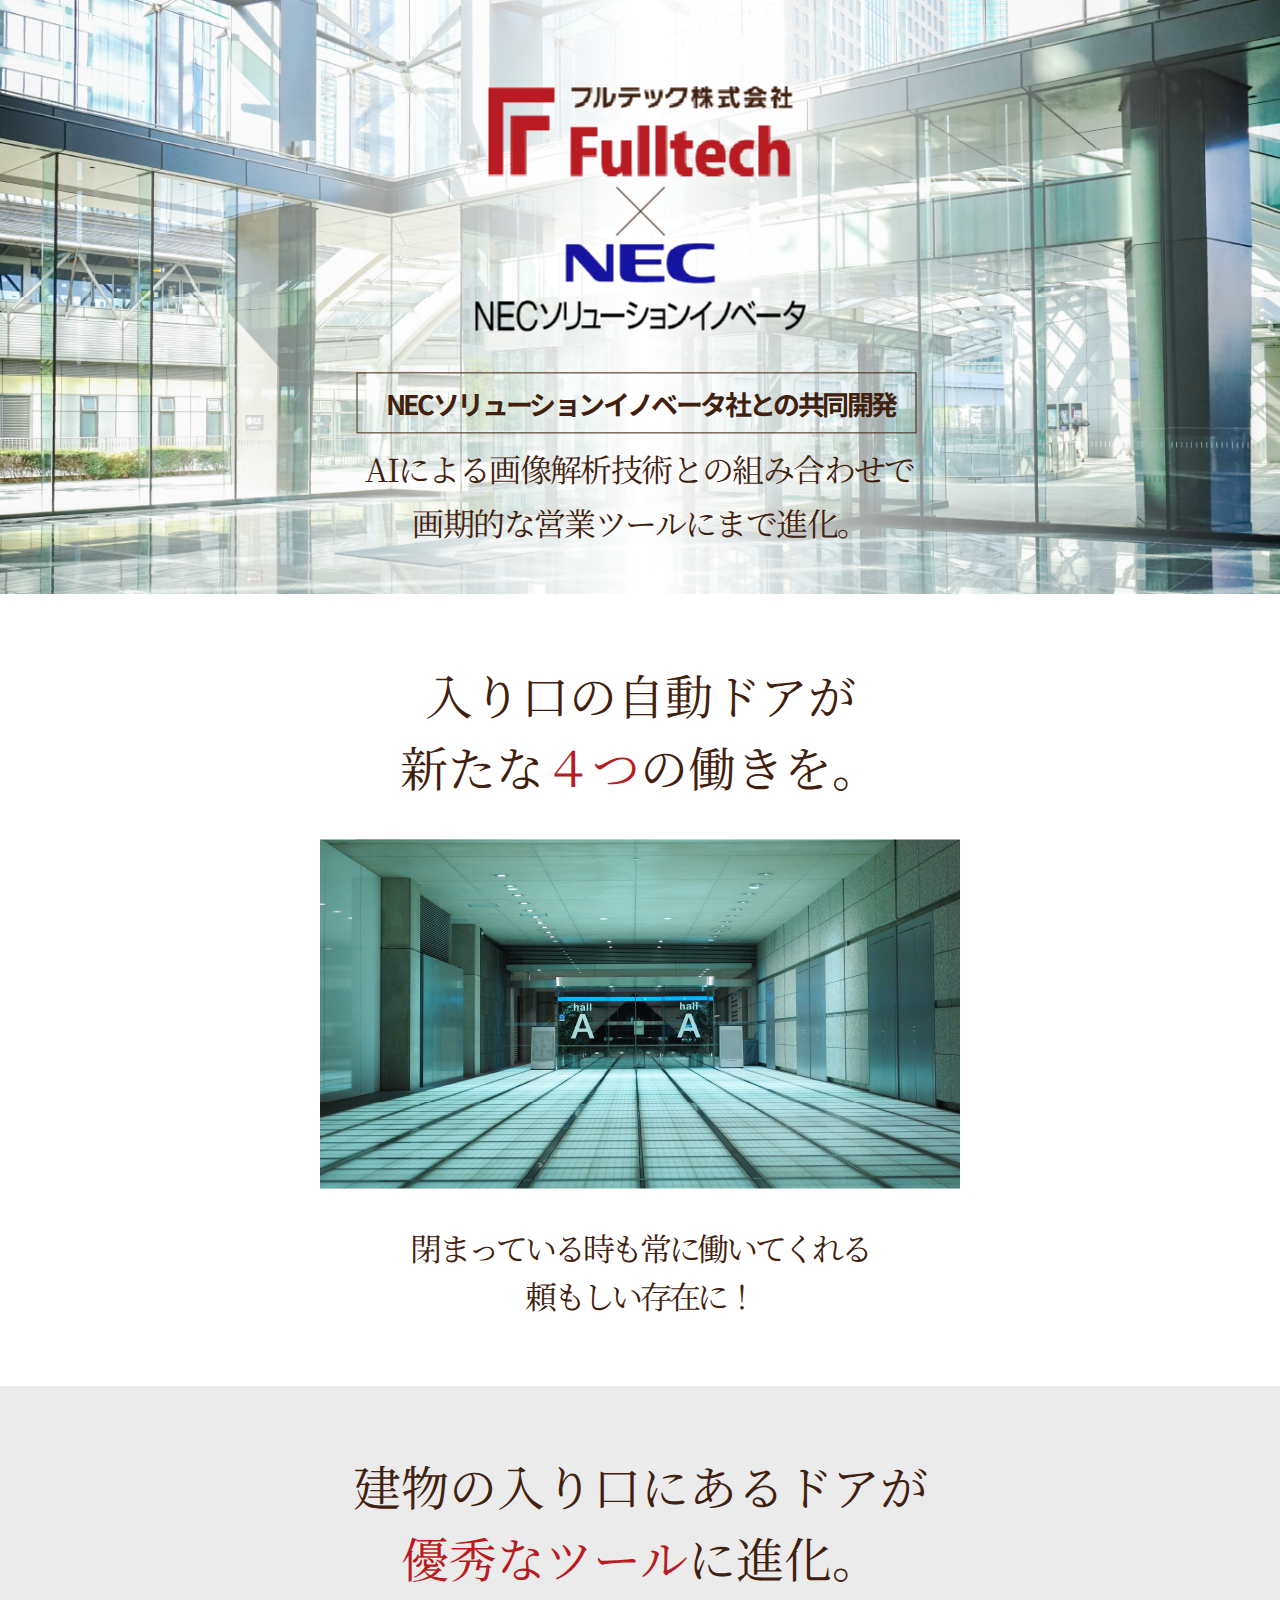
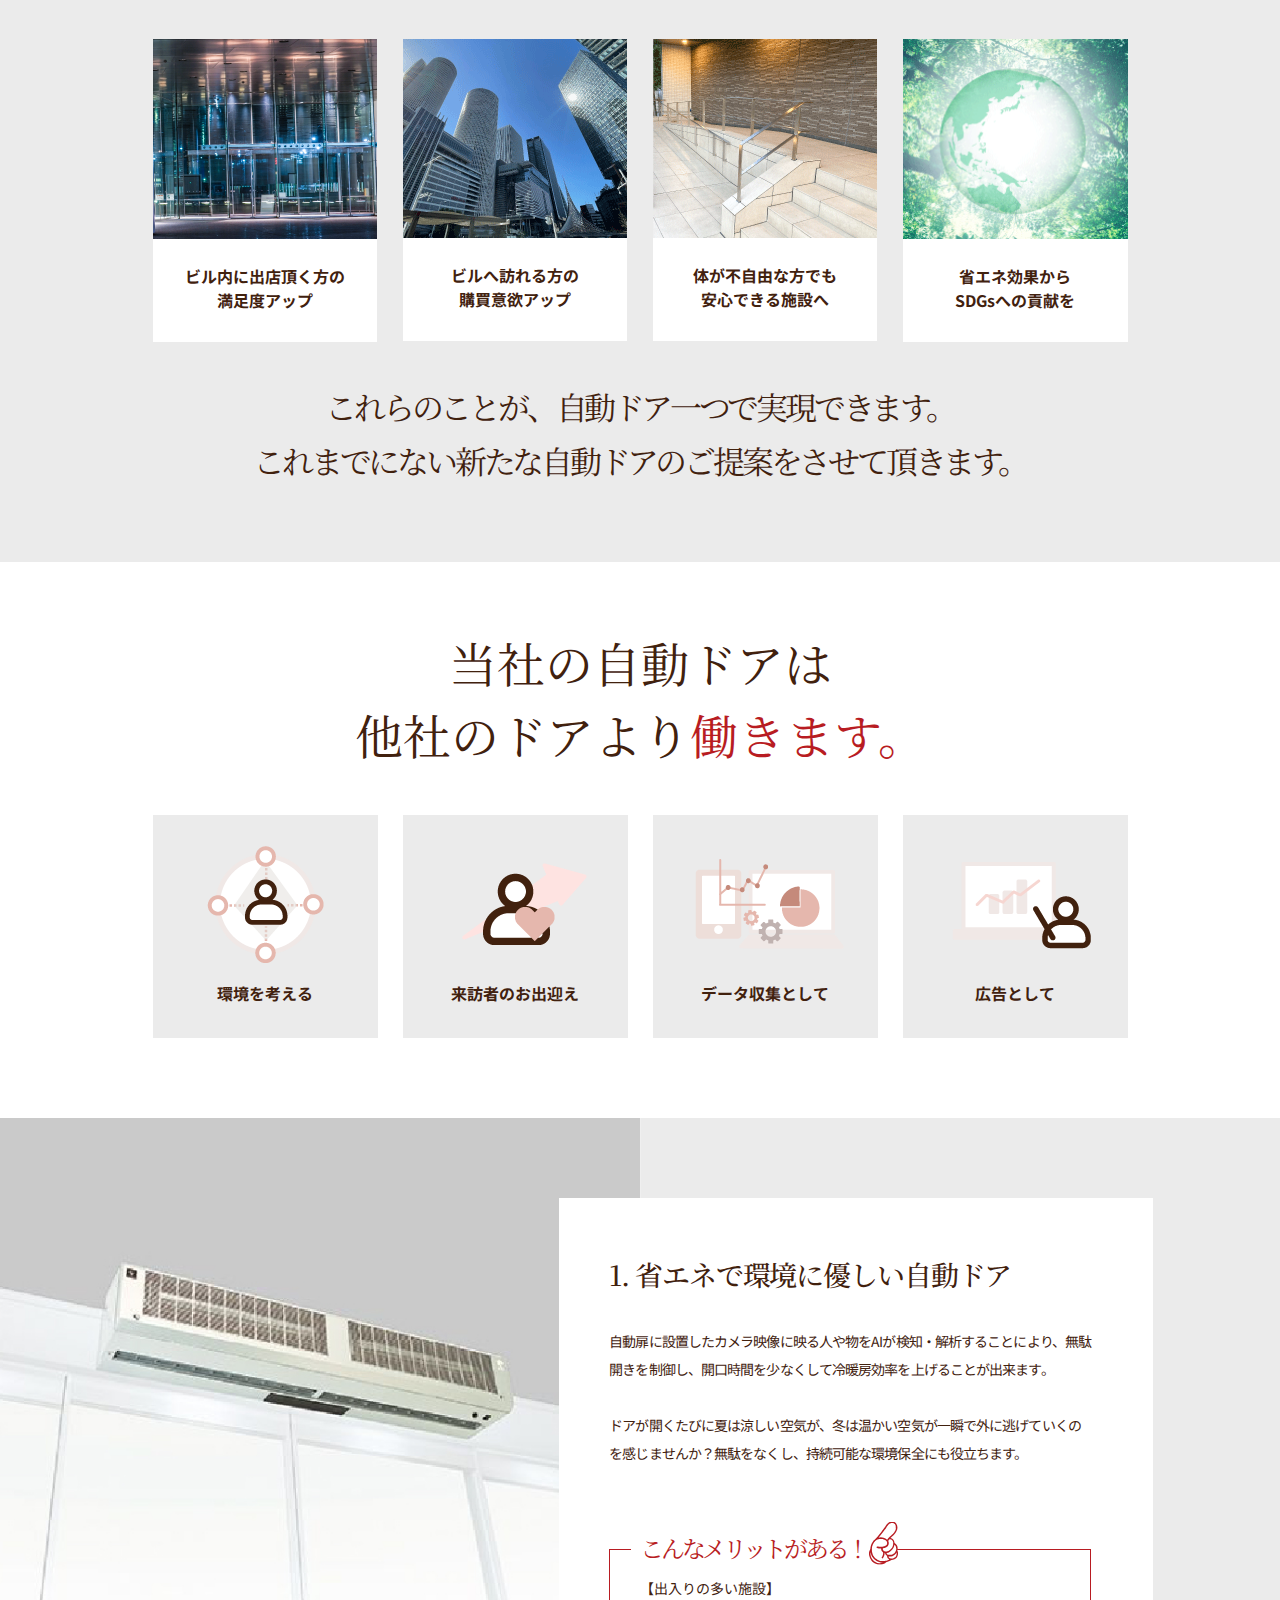
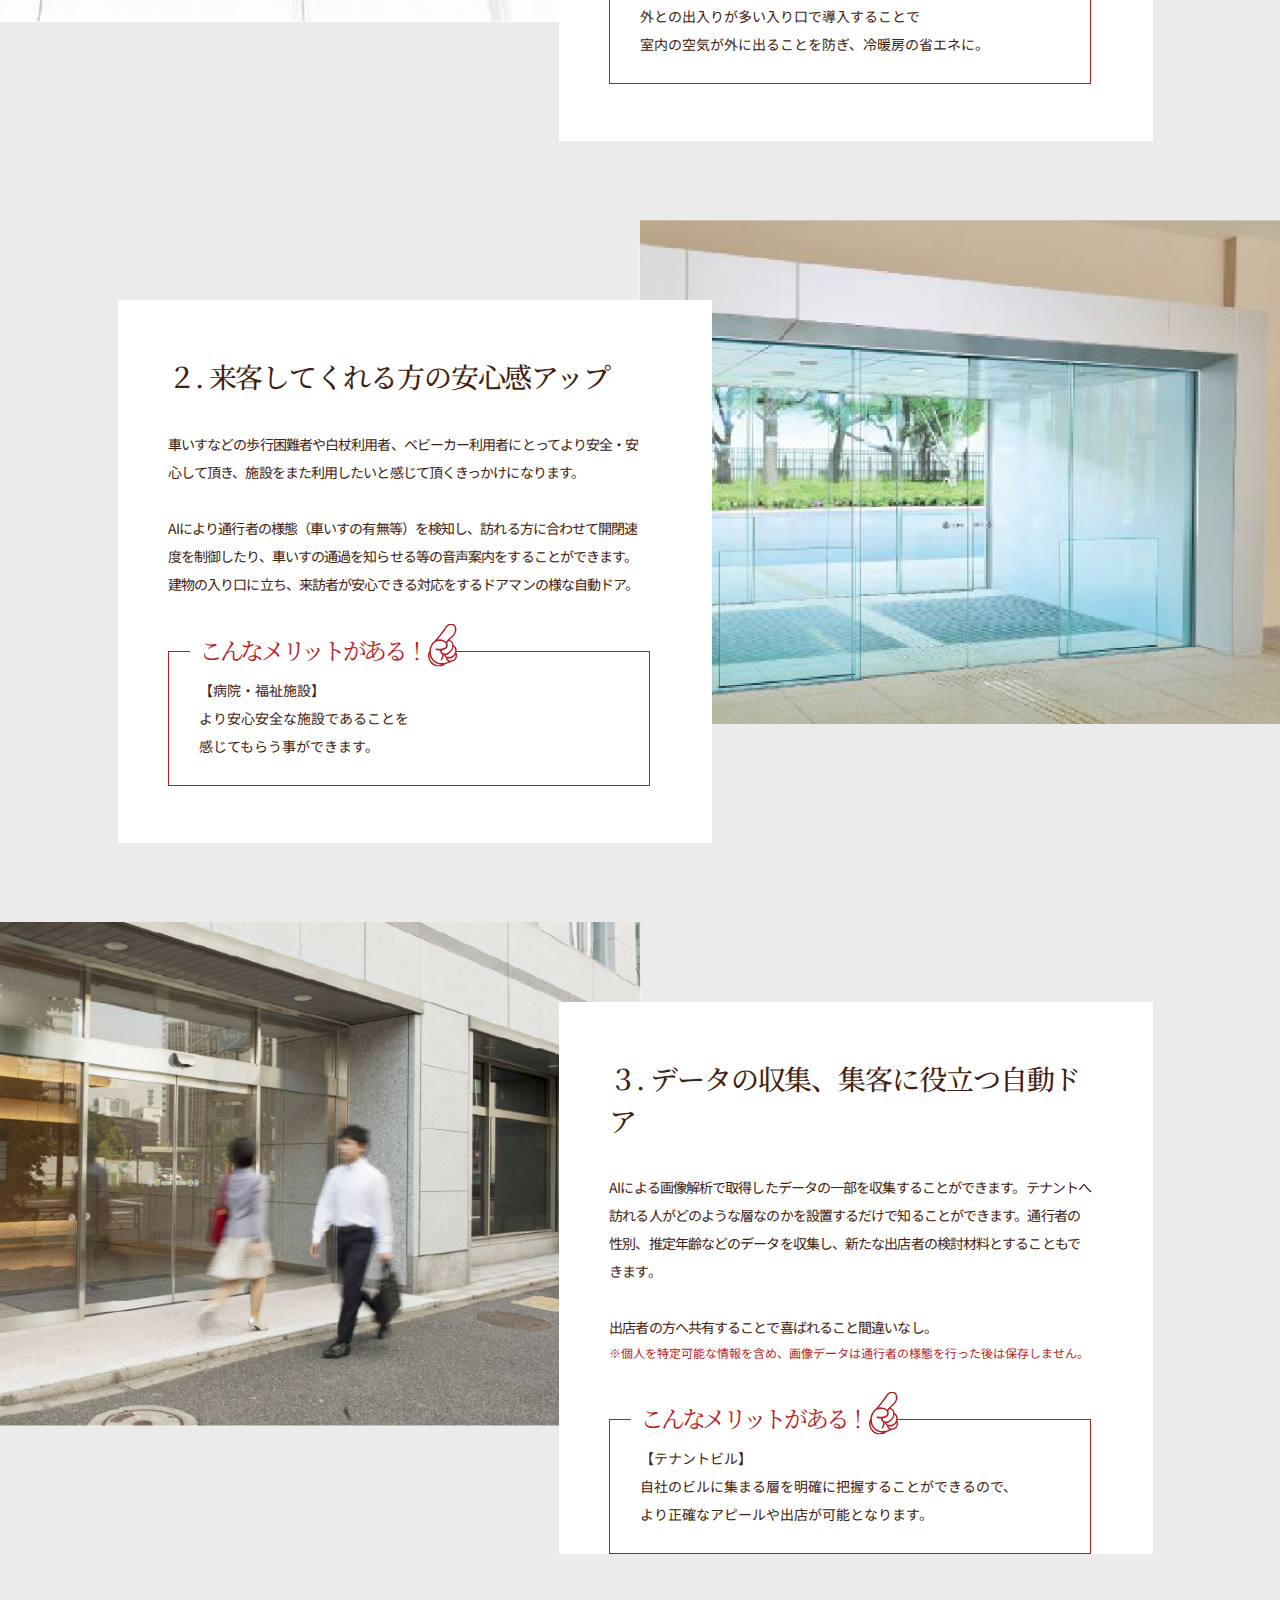
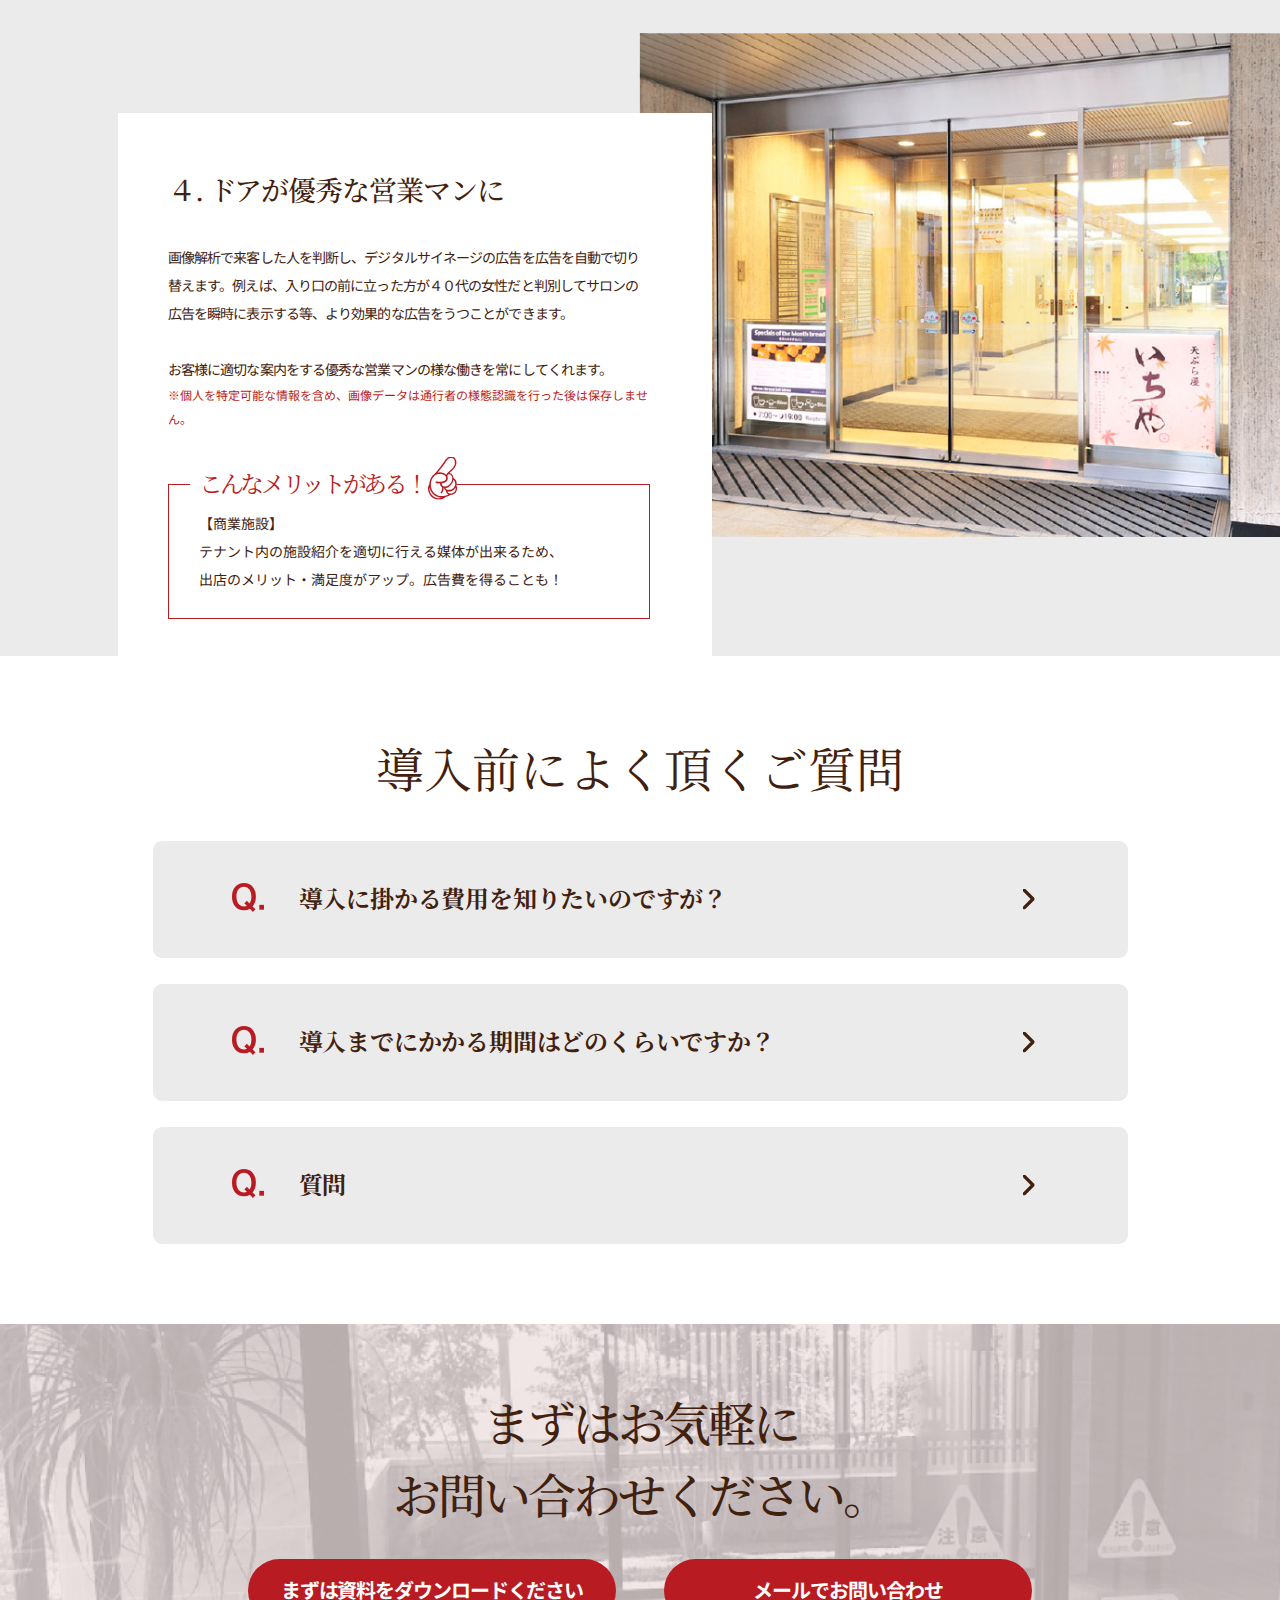
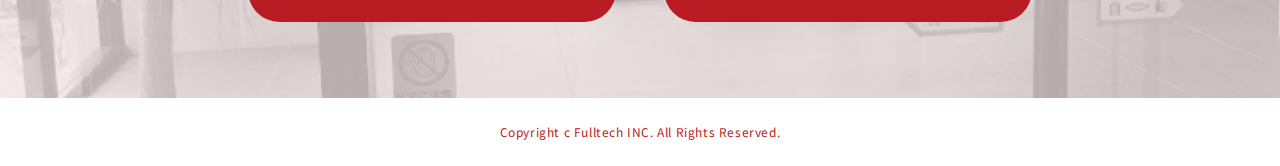
<file: fulltech/html/index.html>
<!DOCTYPE html>
<html>

<head>
    <meta name="viewport" content="width=device-width">
    <meta http-equiv="Content-Type" content="text/html; charset=utf-8">
    <title>FULLTECH</title>
    <link rel="icon" type="image/png" href="favicon.png" />
    <meta name="description" content=" content " />
    <meta name="keywords" content=" content " />
    <meta name="author" content=" content " />
    <meta name="robots" content=" all " />
    <meta name="googlebot" content=" all ">
    <link rel="stylesheet" type="text/css" href="assets/css/common.css">
    <link rel="stylesheet" type="text/css" href="assets/css/index.css">
    <script type="text/javascript" src="assets/js/jquery-1.11.0.min.js"></script>
    <script type="text/javascript" src="assets/js/script.js"></script>
</head>

<body>
    <div id="main">
        <p class="mainImage">
            <img src="assets/images/index/main-image.png" alt="main-image">
        </p>
        <div class="areaText">
            <div class="inner">
                <p class="logo">
                    <img src="assets/images/index/main-logo.png" alt="main-logo">
                </p>
                <p class="borderText">NECソリューションイノベータ社との共同開発</p>
                <p class="textMain notoSerif">AIによる画像解析技術との組み合わせで<br class="pc"> 画期的な営業ツールにまで進化。</p>
            </div>
        </div>
    </div>
    <div id="content">
        <div class="areaFunction">
            <div class="inner">
                <h3 class="areaTitle notoSerif">入り口の自動ドアが<br>新たな<span>４つ</span>の働きを。</h3>
                <p class="imageFunction">
                    <img src="assets/images/index/area-function-photo.png" alt="image-function">
                </p>
                <p class="desFunction notoSerif">閉まっている時も常に働いてくれる<br class="sp">頼もしい存在に！</p>
            </div>
        </div>
        <div class="areaBuilding">
            <div class="inner">
                <h3 class="areaTitle notoSerif">建物の入り口にあるドアが<br><span>優秀なツール</span>に進化。</h3>
                <ul class="listBuilding">
                    <li>
                        <p class="imageBuilding">
                            <img src="assets/images/index/area-building-photo.png" alt="image-building">
                        </p>
                        <p class="desImage">ビル内に出店頂く方の<br>満足度アップ</p>
                    </li>
                    <li>
                        <p class="imageBuilding">
                            <img src="assets/images/index/area-building-photo-2.png" alt="image-building">
                        </p>
                        <p class="desImage">ビルへ訪れる方の<br>購買意欲アップ</p>
                    </li>
                    <li>
                        <p class="imageBuilding">
                            <img src="assets/images/index/area-building-photo-3.png" alt="image-building">
                        </p>
                        <p class="desImage">体が不自由な方でも<br>安心できる施設へ</p>
                    </li>
                    <li>
                        <p class="imageBuilding">
                            <img src="assets/images/index/area-building-photo-4.png" alt="image-building">
                        </p>
                        <p class="desImage">省エネ効果から<br>SDGsへの貢献を</p>
                    </li>
                </ul>
                <p class="desBuilding notoSerif">これらのことが、自動ドア一つで実現できます。<br class="pc">これまでにない新たな自動ドアのご提案をさせて頂きます。</p>
            </div>
        </div>
        <div class="areaCompare">
            <div class="inner">
                <h3 class="areaTitle notoSerif">当社の自動ドアは<br>他社のドアより<span>働きます。</span></h3>
                <ul class="listCompare">
                    <li>
                        <p class="iconCompare">
                            <img src="assets/images/index/area-compare-icon.png" alt="icon-compare">
                        </p>
                        <p class="desCompare">環境を考える</p>
                    </li>
                    <li>
                        <p class="iconCompare">
                            <img src="assets/images/index/area-compare-icon-2.png" alt="icon-compare">
                        </p>
                        <p class="desCompare">来訪者のお出迎え</p>
                    </li>
                    <li>
                        <p class="iconCompare">
                            <img src="assets/images/index/area-compare-icon-3.png" alt="icon-compare">
                        </p>
                        <p class="desCompare">データ収集として</p>
                    </li>
                    <li>
                        <p class="iconCompare">
                            <img src="assets/images/index/area-compare-icon-4.png" alt="icon-compare">
                        </p>
                        <p class="desCompare">広告として</p>
                    </li>
                </ul>
            </div>
        </div>
        <!--areaProduct-->
        <div class="areaProduct">
            <div class="productContent">
                <p class="productPhoto"><img src="assets/images/index/product-photo01.jpg" alt=""></p>
                <div class="productDetails">
                    <h3 class="productTitle notoSerif">1. 省エネで環境に優しい自動ドア</h3>
                    <p class="productText">自動扉に設置したカメラ映像に映る人や物をAIが検知・解析することにより、無駄開きを制御し、開口時間を少なくして冷暖房効率を上げることが出来ます。
                        <br><br> ドアが開くたびに夏は涼しい空気が、冬は温かい空気が一瞬で外に逃げていくのを感じませんか？無駄をなくし、持続可能な環境保全にも役立ちます。</p>
                    <div class="productBox">
                        <div class="boxContent">
                            <h4 class="boxTitle notoSerif">こんなメリットがある！</h4>
                        </div>
                        <p class="boxText">【出入りの多い施設】<br> 外との出入りが多い入り口で導入することで
                            <br class="pc"> 室内の空気が外に出ることを防ぎ、冷暖房の省エネに。
                        </p>
                    </div>
                </div>
            </div>
            <div class="productContent">
                <p class="productPhoto"><img src="assets/images/index/product-photo02.jpg" alt=""></p>
                <div class="productDetails">
                    <h3 class="productTitle notoSerif">２. 来客してくれる方の安心感アップ</h3>
                    <p class="productText">車いすなどの歩行困難者や白杖利用者、ベビーカー利用者にとってより安全・安心して頂き、施設をまた利用したいと感じて頂くきっかけになります。
                        <br><br> AIにより通行者の様態（車いすの有無等）を検知し、訪れる方に合わせて開閉速度を制御したり、車いすの通過を知らせる等の音声案内をすることができます。建物の入り口に立ち、来訪者が安心できる対応をするドアマンの様な自動ドア。
                    </p>
                    <div class="productBox">
                        <div class="boxContent">
                            <h4 class="boxTitle notoSerif">こんなメリットがある！</h4>
                        </div>
                        <p class="boxText">【病院・福祉施設】<br> より安心安全な施設であることを
                            <br class="pc"> 感じてもらう事ができます。
                        </p>
                    </div>
                </div>
            </div>
            <div class="productContent">
                <p class="productPhoto"><img src="assets/images/index/product-photo04.jpg" alt=""></p>
                <div class="productDetails">
                    <h3 class="productTitle notoSerif">３. データの収集、集客に役立つ自動ドア</h3>
                    <p class="productText">AIによる画像解析で取得したデータの一部を収集することができます。テナントへ訪れる人がどのような層なのかを設置するだけで知ることができます。通行者の性別、推定年齢などのデータを収集し、新たな出店者の検討材料とすることもできます。
                        <br><br> 出店者の方へ共有することで喜ばれること間違いなし。<span> ※個人を特定可能な情報を含め、画像データは通行者の様態を行った後は保存しません。</span>
                    </p>
                    <div class="productBox">
                        <div class="boxContent">
                            <h4 class="boxTitle notoSerif">こんなメリットがある！</h4>
                        </div>
                        <p class="boxText">【テナントビル】<br> 自社のビルに集まる層を明確に把握することができるので、
                            <br class="pc"> より正確なアピールや出店が可能となります。
                        </p>
                    </div>
                </div>
            </div>
            <div class="productContent">
                <p class="productPhoto"><img src="assets/images/index/product-photo03.jpg" alt=""></p>
                <div class="productDetails">
                    <h3 class="productTitle notoSerif">４. ドアが優秀な営業マンに</h3>
                    <p class="productText">画像解析で来客した人を判断し、デジタルサイネージの広告を広告を自動で切り替えます。例えば、入り口の前に立った方が４０代の女性だと判別してサロンの広告を瞬時に表示する等、より効果的な広告をうつことができます。
                        <br><br> お客様に適切な案内をする優秀な営業マンの様な働きを常にしてくれます。
                        <span> ※個人を特定可能な情報を含め、画像データは通行者の様態認識を行った後は保存しません。</span>
                    </p>
                    <div class="productBox">
                        <div class="boxContent">
                            <h4 class="boxTitle notoSerif">こんなメリットがある！</h4>
                        </div>
                        <p class="boxText">【商業施設】<br> テナント内の施設紹介を適切に行える媒体が出来るため、
                            <br class="pc"> 出店のメリット・満足度がアップ。広告費を得ることも！
                        </p>
                    </div>
                </div>
            </div>
        </div>
        <!-- areaProduct -->
        <div class="areaQuestions">
            <div class="inner">
                <h3 class="areaTitle notoSerif">導入前によく頂くご質問</h3>
                <div class="questionsDetails">
                    <div class="questionItem">
                        <h4 class="questionAsk notoSerif"><a href="javascript:void(0);" class="rotateIcon hover"> 導入に掛かる費用を知りたいのですが？</a></h4>
                        <div class="questionContent">
                            <p class="questionText">設置する場所の規模や状態によって、お見積を作成致します。<br> 一度設置希望場所へお伺いをさせて頂きますので、お問い合わせ下さいませ。</p>
                        </div>
                    </div>
                    <div class="questionItem">
                        <h4 class="questionAsk notoSerif"><a href="javascript:void(0);" class="rotateIcon hover">  導入までにかかる期間はどのくらいですか？</a></h4>
                        <div class="questionContent">
                            <p class="questionText">設置する場所の規模や状態によって、お見積を作成致します。<br> 一度設置希望場所へお伺いをさせて頂きますので、お問い合わせ下さいませ。</p>
                        </div>
                    </div>
                    <div class="questionItem">
                        <h4 class="questionAsk notoSerif"><a href="javascript:void(0);" class="rotateIcon hover"> 質問</a></h4>
                        <div class="questionContent">
                            <p class="questionText">設置する場所の規模や状態によって、お見積を作成致します。<br> 一度設置希望場所へお伺いをさせて頂きますので、お問い合わせ下さいませ。</p>
                        </div>
                    </div>
                </div>

            </div>
        </div>
        <!-- areaQuestions -->
    </div>
    <!-- #content -->
    <div id="footer">
        <div class="inner">
            <h3 class="ftTitle notoSerif">まずはお気軽に<br class="sp">お問い合わせください。</h3>
            <div class="ftBtn">
                <p class="btn">
                    <a href="#" class="hover">まずは資料をダウンロードください </a>
                </p>
                <p class="btn">
                    <a href="#" class="hover">メールでお問い合わせ</a>
                </p>
            </div>
        </div>
    </div>
    <!-- #footer -->
    <p id="copyright">Copyright c Fulltech INC. All Rights Reserved.</p>
</body>

</html>
</file>
<file: fulltech/html/assets/css/common.css>
@charset "utf-8";
@import url("base.css");

/***************************************************************************
 *
 * COMMON STYLE
 *
 ***************************************************************************/

@import url("https://fonts.googleapis.com/css2?family=Noto+Sans+JP:wght@400;700&family=Noto+Serif+JP:wght@400;700&display=swap");
.notoSans {
    font-family: "Noto Sans JP", sans-serif;
}

.notoSerif {
    font-family: "Noto Serif JP", serif;
}

body {
    background-color: #ffffff;
    font-size: 14px;
    line-height: 1.5;
    color: #41210e;
    font-family: "Noto Sans JP", sans-serif;
}

body.fixed {
    overflow: hidden;
}

.inner {
    width: 975px;
    margin: 0 auto;
}


/*VALIDATE CONTACT*/

.error {
    display: block;
    font-size: 12px;
    color: red;
}


/* HEADER */

#header {
    width: 100%;
}


/* CONTENT */

#content {
    width: 100%;
}

.areaTitle {
    text-align: center;
    font-size: 48px;
    font-weight: normal;
}

.areaTitle span {
    color: #b81c22;
}


/* #FOOTER */

#footer {
    background: url(../images/index/ft-bcr.jpg) no-repeat;
    background-size: cover;
    width: 100%;
    text-align: center;
    margin-top: 80px;
    padding: 62px 0 76px;
}

#footer .ftTitle {
    font-size: 48px;
    letter-spacing: -3px;
    font-weight: 500;
}

#footer .ftBtn {
    display: flex;
    justify-content: center;
    margin-top: 29px;
}

#footer .ftBtn .btn {
    width: 368px;
    margin: 0 24px;
}

#footer .ftBtn .btn a {
    display: block;
    font-size: 20px;
    color: #fff;
    background: #b81c22;
    border-radius: 50px;
    padding: 16.8px 0;
    font-weight: bold;
    letter-spacing: -1.1px;
}


/* copyright */

#copyright {
    font-size: 12px;
    text-align: center;
    color: #b81c22;
    margin-top: 25px;
    letter-spacing: 0.6px;
    padding-bottom: 25px;
}


/* FIX TABLET */

@media (max-width: 1230px) and (min-width: 769px) {
    body {
        width: 1349px;
    }
}


/* PC ONLY */

@media (min-width: 769px) {
    #header.scrollX {
        width: 1349px;
    }
}


/* STYLE MOBILE */

@media (max-width: 768px) {
    .pc {
        display: none;
    }
    .sp {
        display: block;
    }
    .inner {
        width: 100%;
        padding: 0 4%;
    }
    .areaTitle {
        text-align: center;
        font-size: 22px;
        font-weight: normal;
    }
    /* MENU */
    .hamburger {
        width: 50px;
        height: 50px;
        padding: 0 5px;
        z-index: 9991;
        background: #ccc;
        display: flex;
        justify-content: center;
        flex-direction: column;
        text-align: center;
    }
    .hamburger span {
        display: block;
        height: 2px;
        width: 100%;
        background: #000;
        -webkit-transform: rotate(0deg);
        -moz-transform: rotate(0deg);
        transform: rotate(0deg);
        -webkit-transition: 0.25s ease-in-out;
        -moz-transition: 0.25s ease-in-out;
        transition: 0.25s ease-in-out;
    }
    .hamburger span:nth-child(1) {
        margin-bottom: 10px;
    }
    .hamburger span:nth-child(2) {
        opacity: 1;
    }
    .hamburger span:nth-child(3) {
        margin-top: 10px;
    }
    .hamburger.open span:nth-child(1) {
        margin-bottom: -2px;
        -webkit-transform: rotate(45deg);
        -moz-transform: rotate(45deg);
        transform: rotate(45deg);
    }
    .hamburger.open span:nth-child(2) {
        opacity: 0;
    }
    .hamburger.open span:nth-child(3) {
        margin-top: -2px;
        -webkit-transform: rotate(-45deg);
        -moz-transform: rotate(-45deg);
        transform: rotate(-45deg);
    }
    #footer .ftTitle {
        font-size: 22px;
        letter-spacing: 0;
    }
    #footer .ftBtn .btn a {
        font-size: 16px;
        padding: 16px 10px;
        letter-spacing: 0;
    }
    #footer .ftBtn .btn {
        width: 368px;
        margin: 0 24px 0 0;
    }
    #footer .ftBtn .btn:last-child {
        width: 368px;
        margin-right: 0;
    }
}

@media (max-width: 650px) {
    #footer .ftBtn {
        display: block;
    }
    #footer .ftBtn .btn {
        width: 97%;
        max-width: 300px;
        margin: 0 auto 10px;
    }
    #footer .ftBtn .btn:last-child {
        width: 97%;
        max-width: 300px;
        margin: 0 auto 0;
    }
}


/*IE FIX*/

@media all and (-ms-high-contrast: none) {}


/*IP5*/

@media (max-width: 320px) {}
</file>
<file: fulltech/html/assets/css/index.css>
@charset "utf-8";

/***************************************************************************
*
* INDEX STYLE
*
***************************************************************************/


/* #MAIN */

#main {
    position: relative;
    overflow: hidden;
}

#main .mainImage img {
    width: 100%;
}

#main .areaText {
    position: absolute;
    text-align: center;
    top: 53.5%;
    left: 50%;
    transform: translate(-50%, -50%);
}

#main .areaText .logo {
    width: 330px;
    margin: 0 auto 41px;
}

#main .areaText .logo img {
    width: 100%;
}

#main .areaText .borderText {
    width: 560px;
    font-size: 27px;
    font-weight: bold;
    border: 1px solid #41220e;
    text-align: center;
    margin: 0 auto 8px;
    padding: 11px 0px 8px 9px;
    letter-spacing: -2.6px;
    transform: translateX(-4px);
}

#main .areaText .textMain {
    font-size: 32px;
    letter-spacing: -1.6px;
    line-height: 1.7;
}


/* CONTENT */


/* areaFunction */

.areaFunction {
    text-align: center;
    padding: 65px 0 67px;
}

.areaFunction .imageFunction {
    width: 640px;
    margin: 36px auto 34px;
}

.areaFunction .imageFunction img {
    width: 100%;
}

.areaFunction .desFunction {
    font-size: 32px;
    letter-spacing: -3.3px;
}


/* areaBuilding */

.areaBuilding {
    background: #ebebeb;
    padding: 64px 0 74px;
    text-align: center;
}

.areaBuilding .listBuilding {
    display: flex;
    margin: 45px 0 37px;
}

.areaBuilding .listBuilding li {
    width: calc(100% / 4);
    margin-right: 26px;
}

.areaBuilding .listBuilding li:last-child {
    margin-right: 0;
}

.areaBuilding .imageBuilding img {
    width: 100%;
}

.areaBuilding .desImage {
    background: #fff;
    font-size: 16px;
    font-weight: bold;
    padding: 25px 0 30px;
}

.areaBuilding .desBuilding {
    font-size: 32px;
    letter-spacing: -3.2px;
    line-height: 1.7;
}


/* areaCompare */

.areaCompare {
    padding: 65px 0 80px 0;
    text-align: center;
}

.areaCompare .listCompare {
    display: flex;
    margin-top: 44px;
}

.areaCompare .listCompare li {
    width: calc(100% / 4);
    background: #ebebeb;
    margin-right: 25px;
    padding: 25px 0 33px;
}

.areaCompare .listCompare li:last-child {
    margin-right: 0;
}

.areaCompare .listCompare li .iconCompare {
    margin-bottom: 10px;
}

.areaCompare .listCompare li .desCompare {
    font-size: 16px;
    font-weight: bold;
}


/* =================areaProduct================= */

.areaProduct {
    background: #ebebeb;
}

.areaProduct .productContent:first-child {
    margin-top: 0;
}

.areaProduct .productContent {
    display: flex;
    margin-top: 79px;
}

.areaProduct .productContent:nth-child(even) {
    flex-direction: row-reverse;
}

.areaProduct .productContent:nth-child(even) .productDetails {
    left: 73px;
}

.areaProduct .productContent:nth-child(even) .productText {
    margin-top: 33px;
    line-height: 2;
}

.areaProduct .productContent:nth-child(even) .productBox {
    margin-top: 53px;
}

.areaProduct .productContent .productPhoto {
    width: 50.1%;
}

.areaProduct .productContent .productPhoto img {
    width: 100%;
}

.areaProduct .productDetails {
    position: relative;
    background: #fff;
    width: 640px;
    margin-top: 80px;
    margin-left: -82px;
    padding: 59px 71px 30px 80px;
    min-height: 543px;
}

.areaProduct .productDetails .productTitle {
    font-size: 28px;
    letter-spacing: -1.1px;
    font-weight: 500;
}

.areaProduct .productContent:first-child .productBox {
    margin-top: 82px;
}

.areaProduct .productDetails .productText {
    letter-spacing: -0.9px;
    margin-top: 32px;
    line-height: 2;
}

.areaProduct .productDetails .productText span {
    display: block;
    color: #b81c22;
    font-size: 12px;
    letter-spacing: 0;
}

.areaProduct .productBox {
    position: relative;
    border: 1px solid #b81c22;
    padding: 24px 0 25px 30px;
    margin-top: 54px;
}

.areaProduct .productBox .boxContent {
    position: absolute;
    top: -20px;
    left: 21px;
    background: #fff;
    padding: 0 9px;
}

.areaProduct .productBox .boxContent .boxTitle {
    position: relative;
    font-size: 24px;
    color: #b81c22;
    letter-spacing: -3.3px;
    font-weight: normal;
}

.areaProduct .productBox .boxContent .boxTitle:before {
    content: "";
    position: absolute;
    top: 36%;
    right: -31px;
    transform: translateY(-50%);
    background: url(../images/index/icon-product.svg) no-repeat;
    background-size: cover;
    width: 29px;
    height: 43px;
}

.areaProduct .productBox .boxText {
    line-height: 2;
}


/* areaQuestion */


.areaQuestions {
    margin-top: 76px;
}

.areaQuestions .questionsDetails {
    margin-top: 37px;
}

.areaQuestions .questionsDetails .questionItem {
    width: 100%;
    background-color: #ebebeb;
    border-radius: 9px;
    margin-top: 26px;
}

.areaQuestions .questionsDetails .questionItem .questionAsk {
    position: relative;
    padding: 39px 87px 42px 146px;
}

.areaQuestions .questionsDetails .questionItem .questionAsk:before {
    content: "";
    position: absolute;
    top: 42px;
    left: 79px;
    width: 32.5px;
    height: 30px;
    background: url(../images/index/icon-q.svg) no-repeat;
    background-size: 100%;
}

.areaQuestions .questionsDetails .questionItem .questionAsk a {
    position: relative;
    display: block;
    font-size: 24px;
    color: #41210e;
    letter-spacing: -0.2px;
    padding-right: 50px;
}

.areaQuestions .questionsDetails .questionItem .questionAsk a:before {
    content: "";
    position: absolute;
    top: 55%;
    right: 2px;
    width: 21px;
    height: 12px;
    background: url(../images/index/icon-show.svg) no-repeat;
    transform: translateY(-50%) rotate(-90deg);
    transition: all 0.5s;
    background-size: cover;
}

.areaQuestions .questionItem.show .questionAsk .rotateIcon:before {
    transform: rotate(0deg);
    top: 50%;
}

.areaQuestions .questionsDetails .questionItem .questionContent {
    display: none;
    padding: 28px 64px;
    background: #fff;
}

.areaQuestions .questionsDetails .questionText {
    position: relative;
    padding-left: 73px;
    line-height: 2;
    letter-spacing: -0.7px;
}

.areaQuestions .questionsDetails .questionText:before {
    content: "";
    position: absolute;
    top: 4px;
    left: 14px;
    width: 33px;
    height: 28px;
    background: url(../images/index/icon-a.svg) no-repeat;
    background-size: 100%;
}

@media (min-width: 1400px) {
    .areaProduct .productDetails {
        height: 38vw;
        min-height: auto;
        width: 46.4%;
        padding: 4.3% 62px 0 80px;
    }
}

@media (min-width: 769px) and (max-width: 1350px) {
    .areaProduct .productDetails {
        width: 46.4%;
        padding: 4.3% 62px 0 50px;
    }
}

@media (max-width: 768px) {
    /* #MAIN */
    #main {
        height: 450px;
    }
    #main .mainImage {
        height: 100%;
    }
    #main .mainImage img {
        object-fit: cover;
        height: 100%;
    }
    #main .areaText {
        top: 50%;
    }
    #main .areaText .inner {
        padding: 0;
    }
    #main .areaText .logo {
        width: 70%;
        margin: 0 auto 20px;
    }
    #main .areaText .borderText {
        width: 320px;
        transform: unset;
        font-size: 16px;
        padding: 11px 10px 8px;
        letter-spacing: 0;
    }
    #main .areaText .textMain {
        font-size: 18px;
        letter-spacing: 0;
    }
    /* areaFunction  */
    .areaFunction {
        padding: 30px 0;
    }
    .areaFunction .imageFunction {
        width: 100%;
        margin: 20px auto 20px;
        max-width: 520px;
    }
    .areaFunction .desFunction {
        font-size: 16px;
        letter-spacing: 0;
    }
    /* areaBuilding */
    .areaBuilding {
        padding: 30px 0;
    }
    .areaBuilding .listBuilding {
        flex-wrap: wrap;
    }
    .areaBuilding .listBuilding li {
        width: calc(100% / 2 - 5px);
        margin: 0 10px 10px 0;
    }
    .areaBuilding .listBuilding li:nth-child(2n) {
        margin-right: 0;
    }
    .areaBuilding .desBuilding {
        font-size: 16px;
        letter-spacing: 0;
    }
    /* areaCompare */
    .areaCompare {
        padding: 30px 0;
        text-align: center;
    }
    .areaCompare .listCompare {
        flex-wrap: wrap;
    }
    .areaCompare .listCompare li {
        width: calc(100% / 2 - 5px);
        margin: 0 10px 10px 0;
        padding: 25px 0 33px;
    }
    .areaCompare .listCompare li:nth-child(2n) {
        margin-right: 0;
    }
    /* ======= areaProduct ======== */
    .areaProduct .productContent {
        flex-direction: column;
    }
    .areaProduct .productContent .productPhoto {
        width: 100%;
    }
    .areaProduct .productDetails .productTitle {
        font-size: 18px;
        letter-spacing: 0;
    }
    .areaProduct .productDetails {
        width: 100%;
        margin-left: 0;
        margin-top: 0;
        padding: 30px 4%;
        min-height: auto;
    }
    .areaProduct .productBox {
        width: 100%;
        padding: 10px 18px;
    }
    .areaProduct .productContent:nth-child(even) {
        flex-direction: column;
    }
    .areaProduct .productContent:nth-child(even) .productDetails {
        left: 0;
    }
    .areaProduct .productDetails .productText,
    .areaProduct .productContent:nth-child(even) .productText,
    .areaProduct .productContent:first-child .productText {
        margin-top: 28px;
        line-height: 1.6;
        letter-spacing: 0;
    }
    .areaProduct .productContent:first-child .productBox {
        margin-top: 50px;
    }
    .areaProduct .productBox .boxContent .boxTitle {
        font-size: 18px;
    }
    .areaQuestions .questionsDetails .questionItem .questionAsk {
        padding: 10px 17px 10px 52px;
    }
    .areaQuestions .questionsDetails .questionItem .questionAsk a {
        font-size: 18px;
        padding-right: 20px;
    }
    .areaQuestions .questionsDetails .questionItem .questionAsk:before {
        left: 11px;
        top: 13px;
        width: 25px;
        height: 24px;
    }
    .areaQuestions .questionsDetails .questionItem .questionAsk a:before {
        right: -7px;
        width: 14px;
        height: 8px;
    }
    .areaQuestions .questionsDetails .questionItem .questionContent {
        padding: 15px 0;
    }
    .areaQuestions .questionsDetails .questionText:before {
        width: 25px;
        height: 24px;
    }
    .areaQuestions .questionsDetails .questionText {
        padding-left: 55px;
        letter-spacing: 0;
    }
    .areaQuestions {
        margin-top: 40px;
    }
}

@media (max-width: 520px) {
    /* areaFunction */
    .areaFunction {
        text-align: center;
        padding: 25px 0;
    }
    /* areaBuilding */
    .areaBuilding .listBuilding {
        flex-wrap: wrap;
    }
    .areaBuilding {
        padding: 25px 0;
    }
    .areaBuilding .listBuilding li {
        width: 100%;
        margin: 0 0 25px;
    }
    .areaBuilding .listBuilding li:last-child {
        margin-bottom: 0;
    }
    /* areaCompare */
    .areaCompare {
        padding: 25px 0;
    }
    .areaCompare .listCompare li {
        width: 100%;
        margin: 0 0 25px;
    }
    .areaCompare .listCompare li:last-child {
        margin-bottom: 0;
    }
}
</file>
